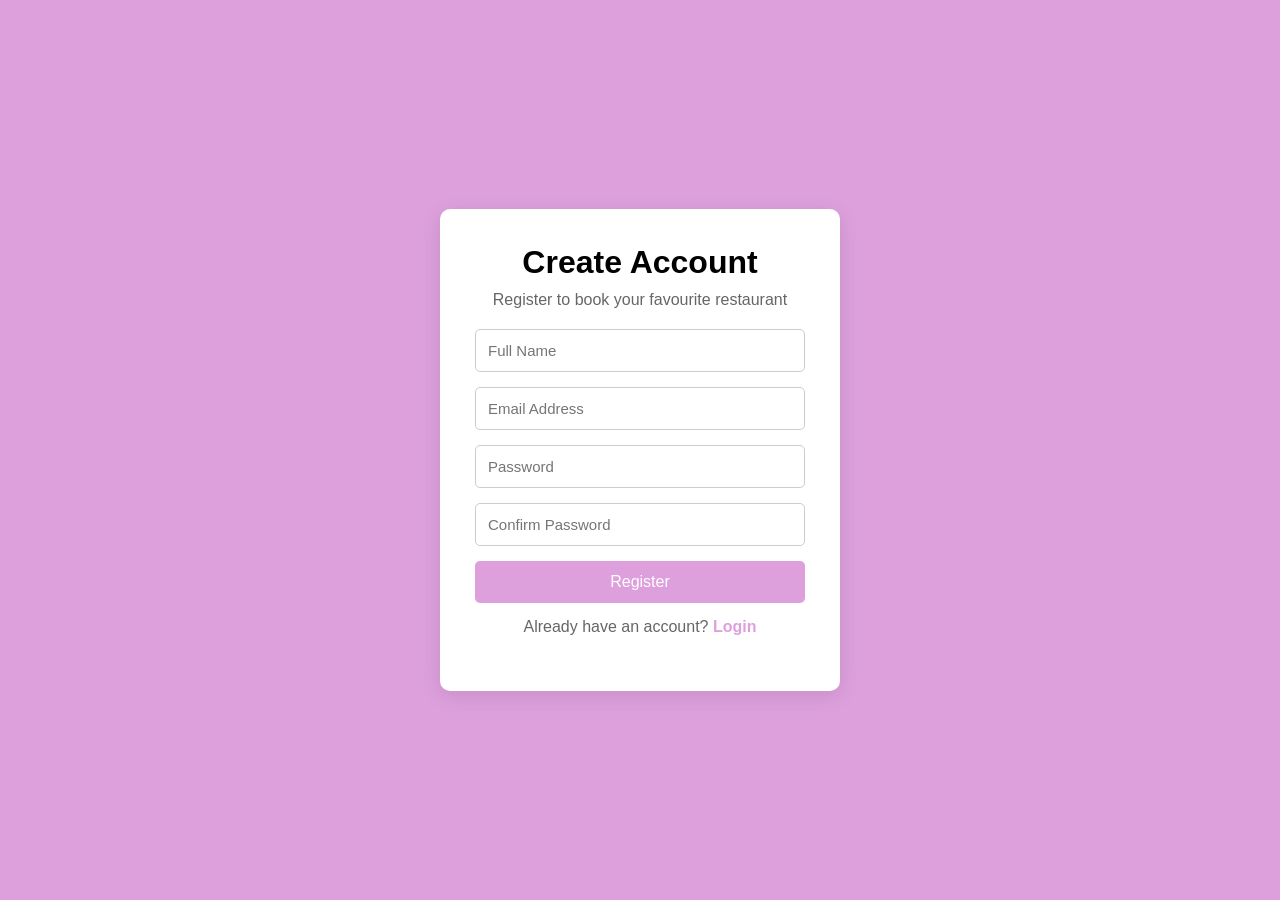
<file: index.html>
<!DOCTYPE html>
<html lang="en">

<head>
    <meta charset="UTF-8">
    <meta name="viewport" content="width=device-width, initial-scale=1.0">

    <title>Register - Restaurant Booking</title>

    <link rel="stylesheet" href="restaurant.css">
</head>

<body>

    <div class="container">

        <h1>Create Account</h1>

        <p>Register to book your favourite restaurant</p>

        <form id="registerForm">

            <input type="text" id="name" placeholder="Full Name" required>

            <input type="email" id="email" placeholder="Email Address" required>

            <input type="password" id="password" placeholder="Password" required>

            <input type="password" id="confirmPassword" placeholder="Confirm Password" required>

            <button type="submit">Register</button>

        </form>

        <p>
            Already have an account?
            <a href="login.html">Login</a>
        </p>

    </div>

    <script>
       
// REGISTER


const registerForm = document.getElementById("registerForm");

if (registerForm) {

    registerForm.addEventListener("submit", function(event) {

        event.preventDefault();

        const name = document.getElementById("name").value;
        const email = document.getElementById("email").value;
        const password = document.getElementById("password").value;
        const confirmPassword = document.getElementById("confirmPassword").value;

        if (password !== confirmPassword) {
            alert("Passwords do not match!");
            return;
        }

        const user = {
            name: name,
            email: email,
            password: password
        };

        localStorage.setItem("user", JSON.stringify(user));

        alert("Registration successful!");

        window.location.href = "login.html";

    });

}



// LOGIN


const loginForm = document.getElementById("loginForm");

if (loginForm) {

    loginForm.addEventListener("submit", function(event) {

        event.preventDefault();

        const email = document.getElementById("loginEmail").value;
        const password = document.getElementById("loginPassword").value;

        const storedUser = JSON.parse(localStorage.getItem("user"));

        if (!storedUser) {
            alert("Please register first.");
            return;
        }

        if (email === storedUser.email &&
            password === storedUser.password) {

            alert("Login successful!");

            localStorage.setItem("loggedIn", "true");

            window.location.href = "dashboard.html";

        } else {

            alert("Invalid email or password!");

        }

    });

}
    </script>

</body>

</html>
</file>
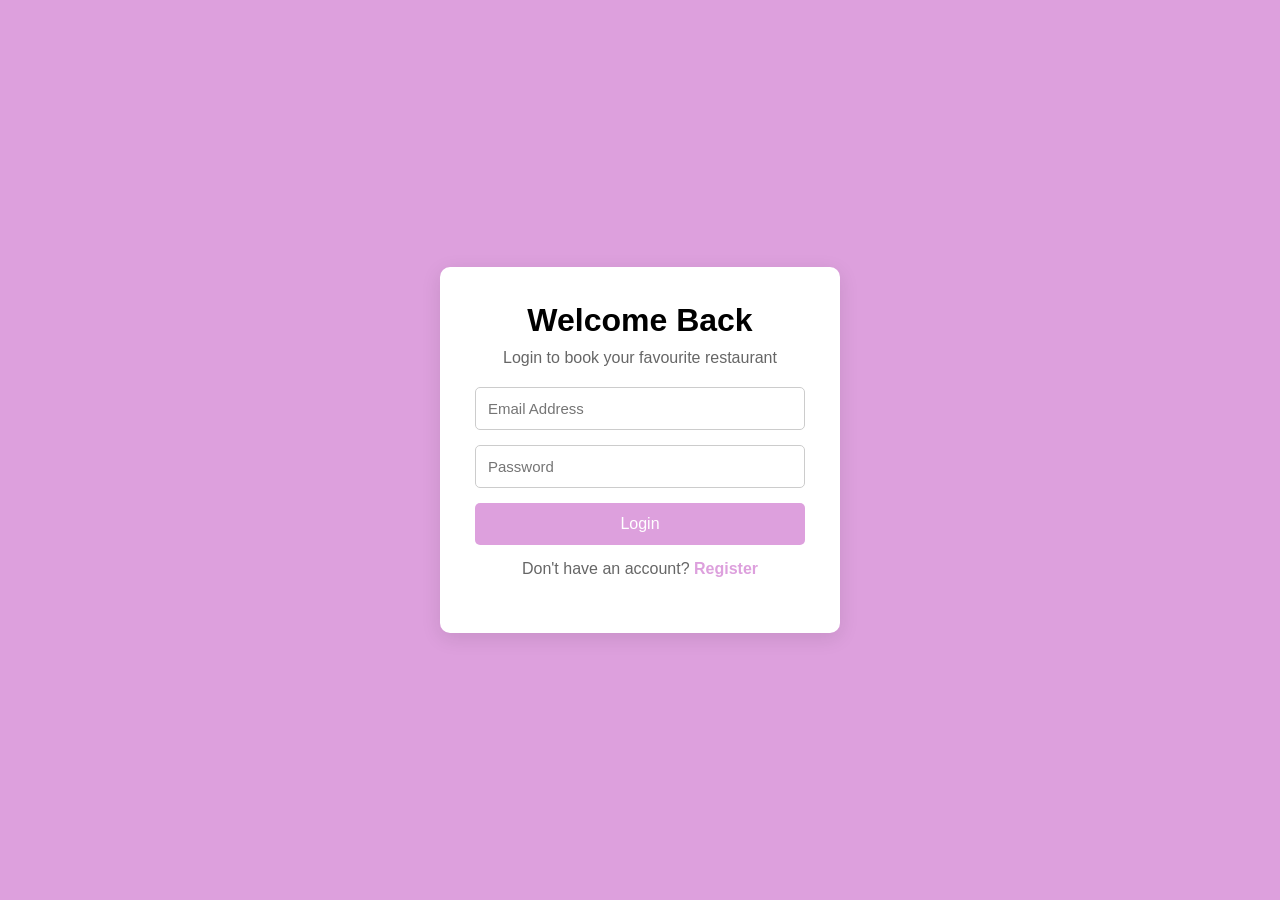
<file: dashboard.html>
<!DOCTYPE html>
<html lang="en">

<head>
    <meta charset="UTF-8">
    <meta name="viewport" content="width=device-width, initial-scale=1.0">

    <title>Restaurant Booking Dashboard</title>

    <link rel="stylesheet" href="restaurant.css">
</head>

<body>

    <div class="dashboard">

        <!-- Header -->
        <header class="dashboard-header">
            <h1>Restaurant Booking</h1>

            <button id="logoutBtn">Logout</button>
        </header>


        <!-- Dashboard Content -->
        <main>

            <!-- Welcome Message -->
            <h2 id="welcome">Welcome</h2>

            <p class="dashboard-description">
                Choose your favourite food and book your table.
            </p>


            <!-- 6 Restaurant Cards -->
            <div class="restaurant-container">


                <!-- Card 1 -->
                <div class="restaurant-card">

                    <img src="https://images.unsplash.com/photo-1547592180-85f173990554?auto=format&fit=crop&w=600&q=80"
                        alt="Vegetarian Meals">

                    <div class="restaurant-info">

                        <h3>Vegetarian Meals</h3>

                        <p>
                            Healthy and delicious vegetarian meals.
                        </p>

                        <select class="food-select">
                            <option value="">Other Items</option>
                            <option>North Indian Thali</option>
                            <option>Paneer Butter Masala</option>
                            <option>Mushroom Fried Rice</option>
                            <option>Dal Curry</option>
                            <option>Veg Soup</option>
                        </select>


                        <button class="book-btn" id="book1">
                            Book
                        </button>

                        <button class="cancel-btn" id="cancel1">
                            Cancel
                        </button>

                    </div>
                </div>


                <!-- Card 2 -->
                <div class="restaurant-card">

                    <img src="https://images.unsplash.com/photo-1601050690597-df0568f70950?auto=format&fit=crop&w=600&q=80"
                        alt="Non Veg Meals">

                    <div class="restaurant-info">

                        <h3>Non-Veg Meals</h3>

                        <p>
                            Delicious chicken and meat dishes.
                        </p>

                        <select class="food-select">
                            <option value="">Other Items</option>
                            <option>Chicken Fried Rice</option>
                            <option>Chicken 65</option>
                            <option>Butter Chicken</option>
                            <option>Mutton Curry</option>
                            <option>Fish Fry</option>
                        </select>



                        <button class="book-btn" id="book2">
                            Book
                        </button>

                        <button class="cancel-btn" id="cancel2">
                            Cancel
                        </button>

                    </div>
                </div>


                <!-- Card 3 -->
                <div class="restaurant-card">

                    <img src="https://images.unsplash.com/photo-1565299624946-b28f40a0ae38?auto=format&fit=crop&w=600&q=80"
                        alt="Fast Food">

                    <div class="restaurant-info">

                        <h3>Fast Food</h3>

                        <p>
                            Pizza, burgers and quick bites.
                        </p>

                        <select class="food-select">
                            <option value="">Other Items</option>
                            <option>Chicken Burger</option>
                            <option>French Fries</option>
                            <option>Veg Sandwich</option>
                            <option>Chicken Pizza</option>
                            <option>Pasta</option>
                        </select>



                        <button class="book-btn" id="book3">
                            Book
                        </button>

                        <button class="cancel-btn" id="cancel3">
                            Cancel
                        </button>

                    </div>
                </div>


                <!-- Card 4 -->
                <div class="restaurant-card">

                    <img src="https://images.unsplash.com/photo-1544145945-f90425340c7e?auto=format&fit=crop&w=600&q=80"
                        alt="Beverages">

                    <div class="restaurant-info">

                        <h3>Beverages</h3>

                        <p>
                            Fresh juices and refreshing drinks.
                        </p>

                        <select class="food-select">
                            <option value="">Other Items</option>
                            <option>Orange Juice</option>
                            <option>Rose Milk</option>
                            <option>Lemon Juice</option>
                            <option>Milkshake</option>
                            <option>Fresh Lime Soda</option>
                        </select>



                        <button class="book-btn" id="book4">
                            Book
                        </button>

                        <button class="cancel-btn" id="cancel4">
                            Cancel
                        </button>

                    </div>
                </div>


                <!-- Card 5 -->
                <div class="restaurant-card">

                    <img src="https://images.unsplash.com/photo-1515003197210-e0cd71810b5f?auto=format&fit=crop&w=600&q=80"
                        alt="Family Combo">

                    <div class="restaurant-info">

                        <h3>Family Combo</h3>

                        <p>
                            Special combo meals for the whole family.
                        </p>

                        <select class="food-select">
                            <option value="">Other Items</option>
                            <option>Chicken Biryani</option>
                            <option>Veg Fried Rice</option>
                            <option>Chicken 65</option>
                            <option>Paneer Butter Masala</option>
                            <option>Gobi Manchurian</option>
                        </select>



                        <button class="book-btn" id="book5">
                            Book
                        </button>

                        <button class="cancel-btn" id="cancel5">
                            Cancel
                        </button>

                    </div>
                </div>


                <!-- Card 6 -->
                <div class="restaurant-card">

                    <img src="https://images.unsplash.com/photo-1551024506-0bccd828d307?auto=format&fit=crop&w=600&q=80"
                        alt="Dessert Corner">

                    <div class="restaurant-info">

                        <h3>Dessert Corner</h3>

                        <p>
                            Cakes, ice cream and sweet treats.
                        </p>

                        <select class="food-select">
                            <option value="">Other Items</option>
                            <option>Gulab Jamun</option>
                            <option>Vanilla Ice Cream</option>
                            <option>Falooda</option>
                            <option>Kulfi</option>
                            <option>Chocolate Cake</option>
                        </select>



                        <button class="book-btn" id="book6">
                            Book
                        </button>

                        <button class="cancel-btn" id="cancel6">
                            Cancel
                        </button>

                    </div>
                </div>


            </div>

        </main>

    </div>


    <script>

        // REGISTER


        const registerForm = document.getElementById("registerForm");

        if (registerForm) {

            registerForm.addEventListener("submit", function (event) {

                event.preventDefault();

                const name = document.getElementById("name").value;
                const email = document.getElementById("email").value;
                const password = document.getElementById("password").value;
                const confirmPassword = document.getElementById("confirmPassword").value;

                if (password !== confirmPassword) {

                    alert("Passwords do not match!");
                    return;
                }

                const user = {
                    name: name,
                    email: email,
                    password: password
                };

                localStorage.setItem("user", JSON.stringify(user));

                alert("Registration successful!");

                window.location.href = "login.html";
            });
        }


        // LOGIN
       

        const loginForm = document.getElementById("loginForm");

        if (loginForm) {

            loginForm.addEventListener("submit", function (event) {

                event.preventDefault();

                const email = document.getElementById("loginEmail").value;
                const password = document.getElementById("loginPassword").value;

                const storedUser = JSON.parse(localStorage.getItem("user"));

                if (!storedUser) {

                    alert("Please register first!");
                    return;
                }

                if (
                    email === storedUser.email &&
                    password === storedUser.password
                ) {

                    // Save logged-in user's name
                    localStorage.setItem("loggedInUser", storedUser.name);

                    alert("Login successful!");

                    window.location.href = "dashboard.html";

                } else {

                    alert("Invalid email or password!");

                }
            });
        }


        
        // DASHBOARD
     

        const dashboard = document.querySelector(".dashboard");

        if (dashboard) {

          
            // CHECK LOGIN
         

            const loggedInUser = localStorage.getItem("loggedInUser");

            if (!loggedInUser) {

                alert("Please login first!");

                window.location.href = "login.html";

            } else {

                document.getElementById("welcome").textContent =
                    "Welcome, " + loggedInUser;
            }


            
            // BOOKING
        

            for (let i = 1; i <= 6; i++) {

                const bookButton = document.getElementById("book" + i);
                const cancelButton = document.getElementById("cancel" + i);

                // Get the dropdown for this card
                const foodSelect =
                    document.querySelectorAll(".food-select")[i - 1];


               
                // BOOK BUTTON
                

                bookButton.addEventListener("click", function () {

                   
                    const selectedItem = foodSelect.value;

                 
                    if (selectedItem === "") {

                        alert("Please select an item first!");

                        return;
                    }


                    const existingBooking =
                        localStorage.getItem("booking" + i);


                    if (existingBooking) {

                        alert("Already booked!");

                    } else {

                       
                        localStorage.setItem(
                            "booking" + i,
                            selectedItem
                        );

                        alert(
                            selectedItem +
                            " - Order booked successfully!"
                        );
                    }

                });

                // CANCEL BUTTON
               

                cancelButton.addEventListener("click", function () {

                    const existingBooking =
                        localStorage.getItem("booking" + i);


                    if (!existingBooking) {

                        alert("No order to cancel!");

                    } else {

                        localStorage.removeItem("booking" + i);

                        alert(
                            existingBooking +
                            " - Order cancelled successfully!"
                        );

                        foodSelect.value = "";
                    }

                });

            }


            // LOGOUT

            const logoutButton =
                document.getElementById("logoutBtn");


            logoutButton.addEventListener("click", function () {

                const confirmLogout =
                    confirm("Are you sure you want to logout?");


                if (confirmLogout) {

                    localStorage.removeItem("loggedInUser");

                    window.location.href = "index.html";

                }


            });

        }
    </script>
</body>

</html>
</file>
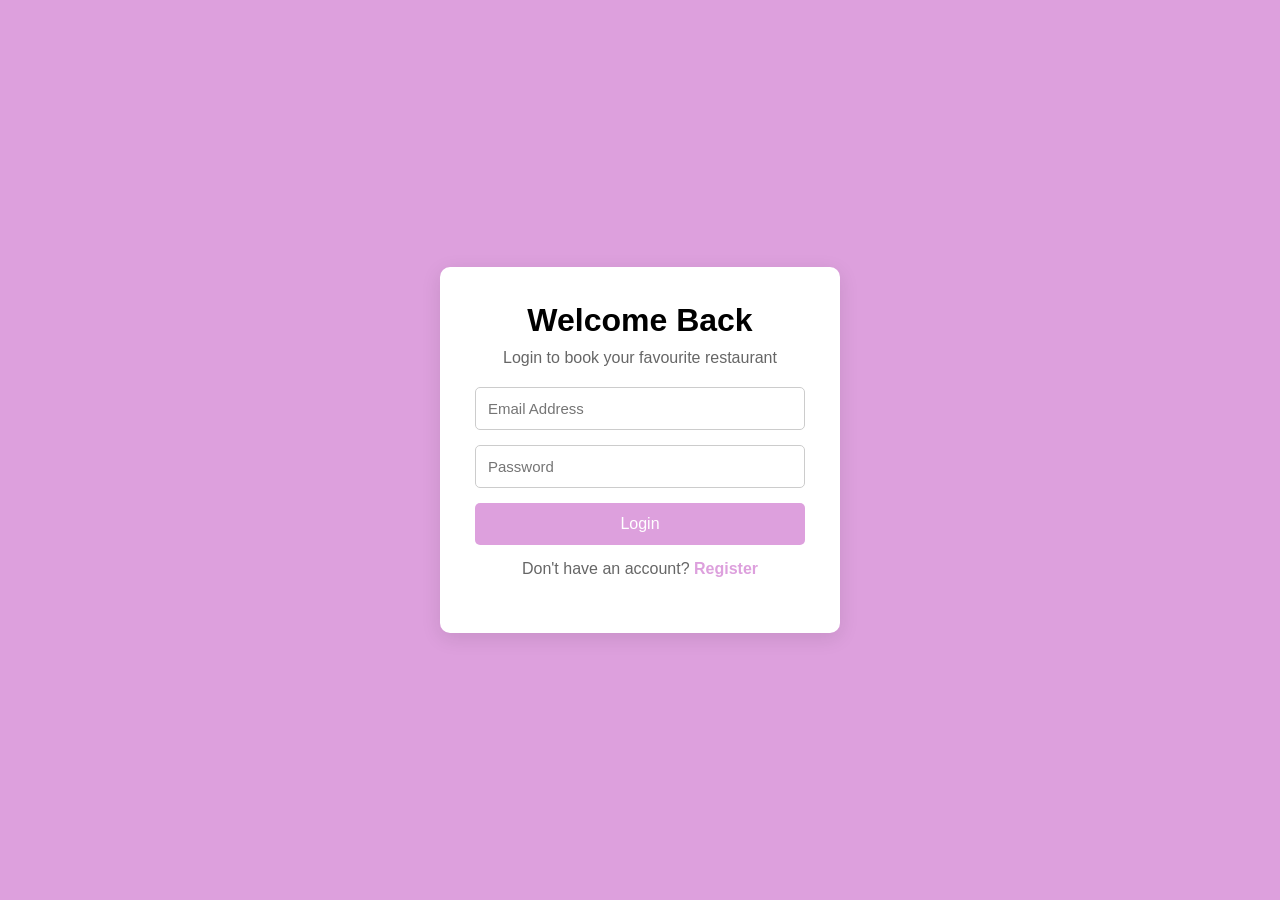
<file: login.html>
<!DOCTYPE html>
<html lang="en">

<head>
    <meta charset="UTF-8">
    <meta name="viewport" content="width=device-width, initial-scale=1.0">

    <title>Login - Restaurant Booking</title>

    <link rel="stylesheet" href="restaurant.css">
</head>

<body>

    <div class="container">

        <h1>Welcome Back</h1>

        <p>Login to book your favourite restaurant</p>

        <form id="loginForm">

            <input type="email"
                   id="loginEmail"
                   placeholder="Email Address"
                   required>

            <input type="password"
                   id="loginPassword"
                   placeholder="Password"
                   required>

            <button type="submit">Login</button>

        </form>

        <p>
            Don't have an account?
            <a href="index.html">Register</a>
        </p>

    </div>

    <script>
        const loginForm = document.getElementById("loginForm");

if (loginForm) {
    loginForm.addEventListener("submit", function(event) {
        event.preventDefault();

        const email = document.getElementById("loginEmail").value;
        const password = document.getElementById("loginPassword").value;

        const storedUser = JSON.parse(localStorage.getItem("user"));

        if (!storedUser) {
            alert("Please register first.");
            return;
        }

        if (email === storedUser.email && password === storedUser.password) {

            // Save the logged-in user's name
            localStorage.setItem("loggedInUser", storedUser.name);

            alert("Login successful!");

            window.location.href = "dashboard.html";

        } else {
            alert("Invalid email or password!");
        }
    });
}
    </script>

</body>

</html>
</file>
<file: restaurant.css>
* {
    margin: 0;
    padding: 0;
    box-sizing: border-box;
}

body {
    font-family: Arial, sans-serif;
    background: plum;
    min-height: 100vh;

    display: flex;
    justify-content: center;
    align-items: center;
}

.container {
    width: 400px;
    background: white;
    padding: 35px;
    border-radius: 10px;
    box-shadow: 0 5px 20px rgba(0, 0, 0, 0.1);
    text-align: center;
}

.container h1 {
    margin-bottom: 10px;
}

.container p {
    color: #666;
    margin-bottom: 20px;
}

form {
    display: flex;
    flex-direction: column;
    gap: 15px;
}

input {
    padding: 12px;
    border: 1px solid #ccc;
    border-radius: 5px;
    font-size: 15px;
}

button {
    padding: 12px;
    border: none;
    border-radius: 5px;
    background: plum;
    color: white;
    font-size: 16px;
    cursor: pointer;
}

button:hover {
    background: black;
    color: plum;
}

form+p {
    margin-top: 15px;
}

p a{
    color: plum;
    font-weight: bold;
    text-decoration: none;
}

a:hover {
    text-decoration: underline;
}

DASHBOARD .dashboard {
    width: 100%;
    min-height: 100vh;
    background: #f4f6f8;
}

.dashboard-header {
    background: #333;
    color: white;
    padding: 20px 40px;

    display: flex;
    justify-content: space-between;
    align-items: center;
}

.dashboard-header h1 {
    margin: 0;
}

.dashboard-header button {
    background: white;
    color: #333;
    padding: 10px 20px;
}

.dashboard main {
    padding: 40px;
}

.dashboard main h2 {
    margin-bottom: 15px;
}

#welcomeMessage {
    margin-bottom: 35px;
}

.restaurant-container {
    display: flex;
    gap: 25px;
    flex-wrap: wrap;
}

.restaurant-card {
    background: white;
    width: 280px;
    padding: 25px;
    border-radius: 10px;

    box-shadow: 0 5px 15px rgba(0, 0, 0, 0.1);
}

.restaurant-card h3 {
    margin-bottom: 10px;
}

.restaurant-card p {
    margin-bottom: 8px;
}

.restaurant-card button {
    margin-top: 15px;
    width: 100%;
}

/* Dashboard */

.dashboard {
    width: 100%;
    min-height: 100vh;
    background: #f4f6f8;
}

.dashboard-header {
    background: white;
    padding: 20px 40px;

    display: flex;
    justify-content: space-between;
    align-items: center;

    box-shadow: 0 2px 8px rgba(0, 0, 0, 0.1);
}

.dashboard-header h1 {
    margin: 0;
}

.dashboard-header button {
    width: 100px;
}

main {
    padding: 40px;
}

main h2 {
    margin-bottom: 10px;
}

.restaurant-container {
    display: flex;
    gap: 25px;
    margin-top: 30px;
    flex-wrap: wrap;
}

.restaurant-card {
    width: 280px;
    background: white;
    padding: 25px;
    border-radius: 10px;

    box-shadow: 0 5px 15px rgba(0, 0, 0, 0.1);
}

.restaurant-card h3 {
    margin-bottom: 15px;
}

.restaurant-card p {
    margin-bottom: 10px;
    color: #666;
}

.book-btn {
    margin-top: 10px;
    width: 100%;
}

DASHBOARD .dashboard {
    width: 100%;
    min-height: 100vh;
    background: plum;
}


.dashboard-header {
    position: relative;

    background: plum;
    padding: 25px 40px;

    display: flex;
    justify-content: center;
    align-items: center;

    box-shadow: 0 2px 8px rgba(0, 0, 0, 0.1);
}

.dashboard-header h1 {
    margin: 0;
    text-align: center;
}



#logoutBtn {
    position: absolute;
    right: 40px;
    background-color: red;
    color: #000;
    width: 100px;
    padding: 10px;
}


main {
    padding: 35px 40px;
}


.dashboard-description {
    text-align: center;
    color: #666;
    margin-bottom: 30px;
}


.restaurant-container {
    display: grid;

    grid-template-columns: repeat(3, 1fr);

    gap: 25px;

    max-width: 1100px;

    margin: 0 auto;
}

.restaurant-card {
    background: white;

    border-radius: 10px;

    overflow: hidden;

    box-shadow: 0 5px 15px rgba(0, 0, 0, 0.1);

    transition: transform 0.2s;
}

.restaurant-card:hover {
    transform: translateY(-5px);
}



.restaurant-card img {
    width: 100%;

    height: 190px;

    object-fit: cover;

    display: block;
}

.restaurant-info {
    padding: 20px;
}

.restaurant-info h3 {
    margin-bottom: 12px;
}

.restaurant-info p {
    margin-bottom: 8px;

    color: #666;
}

.book-btn {
    width: 100%;

    margin-top: 10px;
}



@media (max-width: 900px) {

    .restaurant-container {
        grid-template-columns: repeat(2, 1fr);
    }

}


@media (max-width: 600px) {

    .restaurant-container {
        grid-template-columns: 1fr;
    }

    main {
        padding: 25px 15px;
    }

    .dashboard-header {
        padding: 20px;
    }

    #logoutBtn {
        right: 15px;
        width: 80px;
    }

}
</file>
